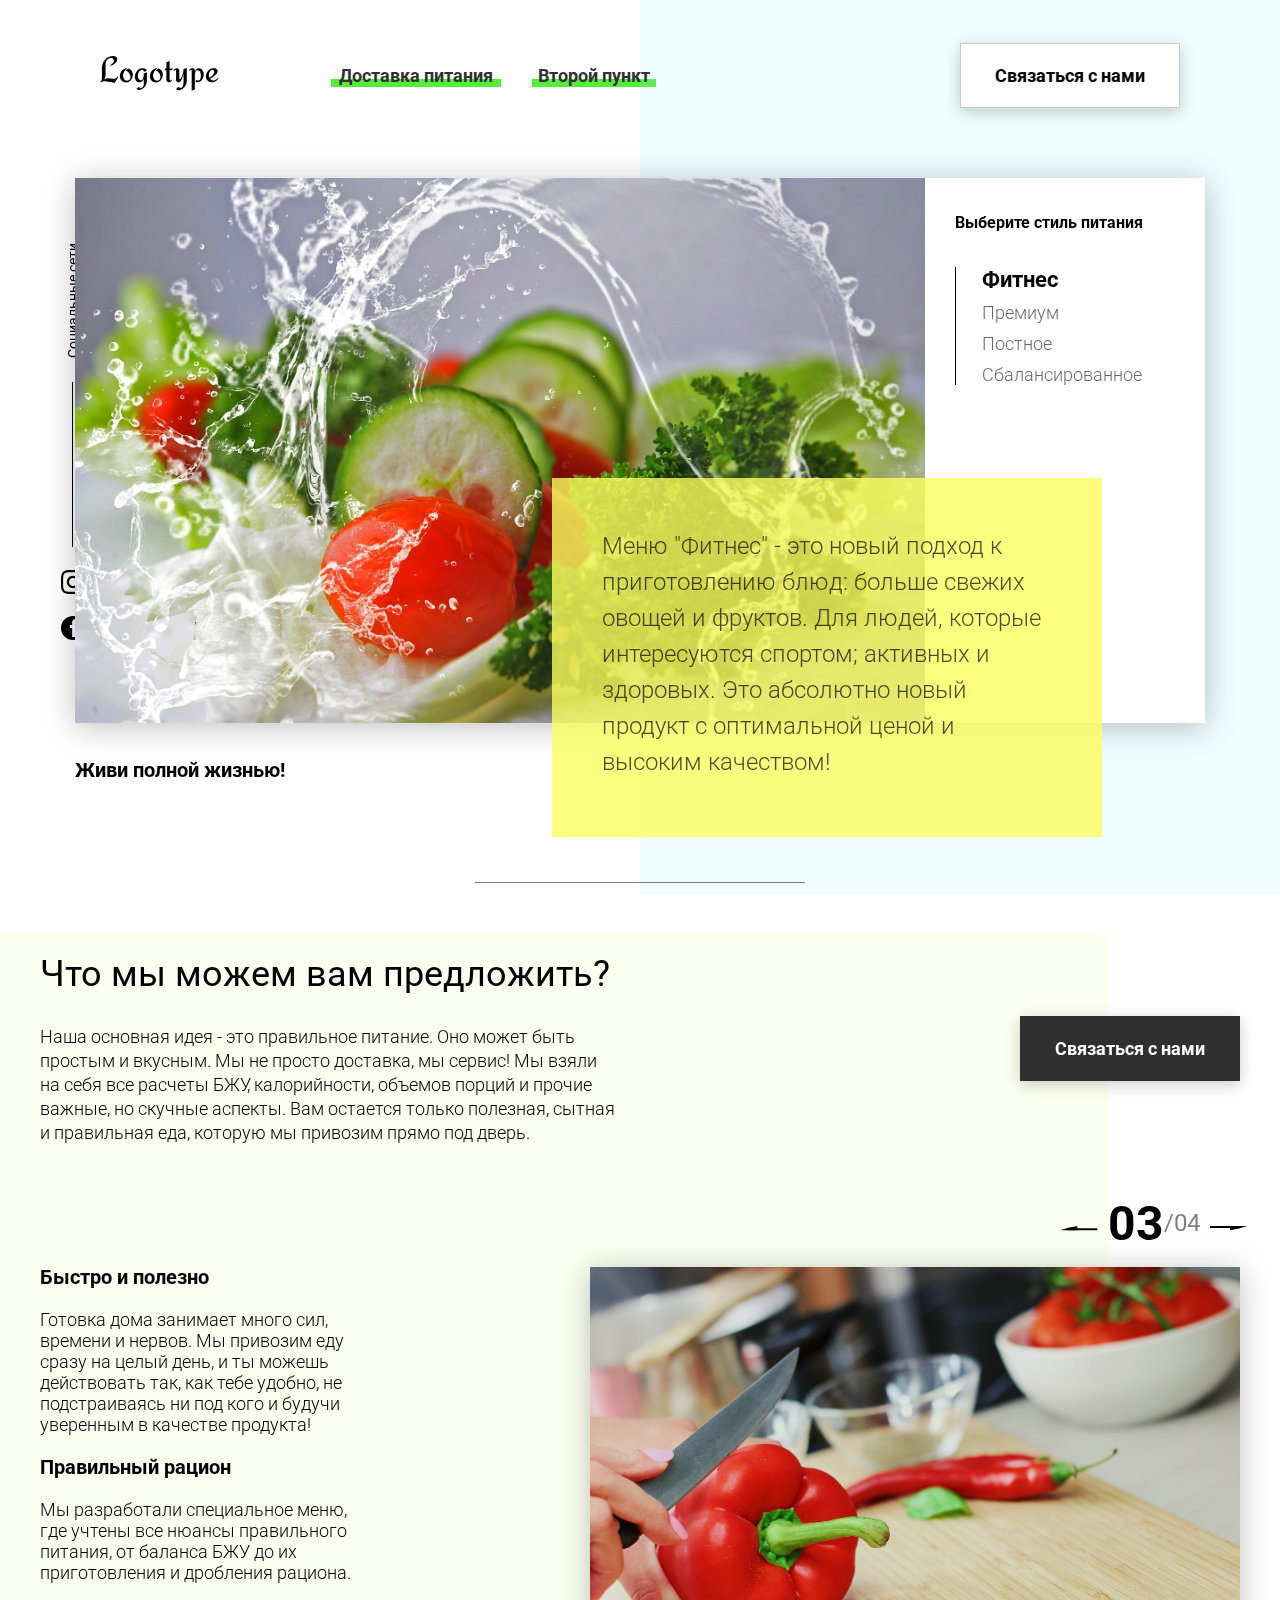
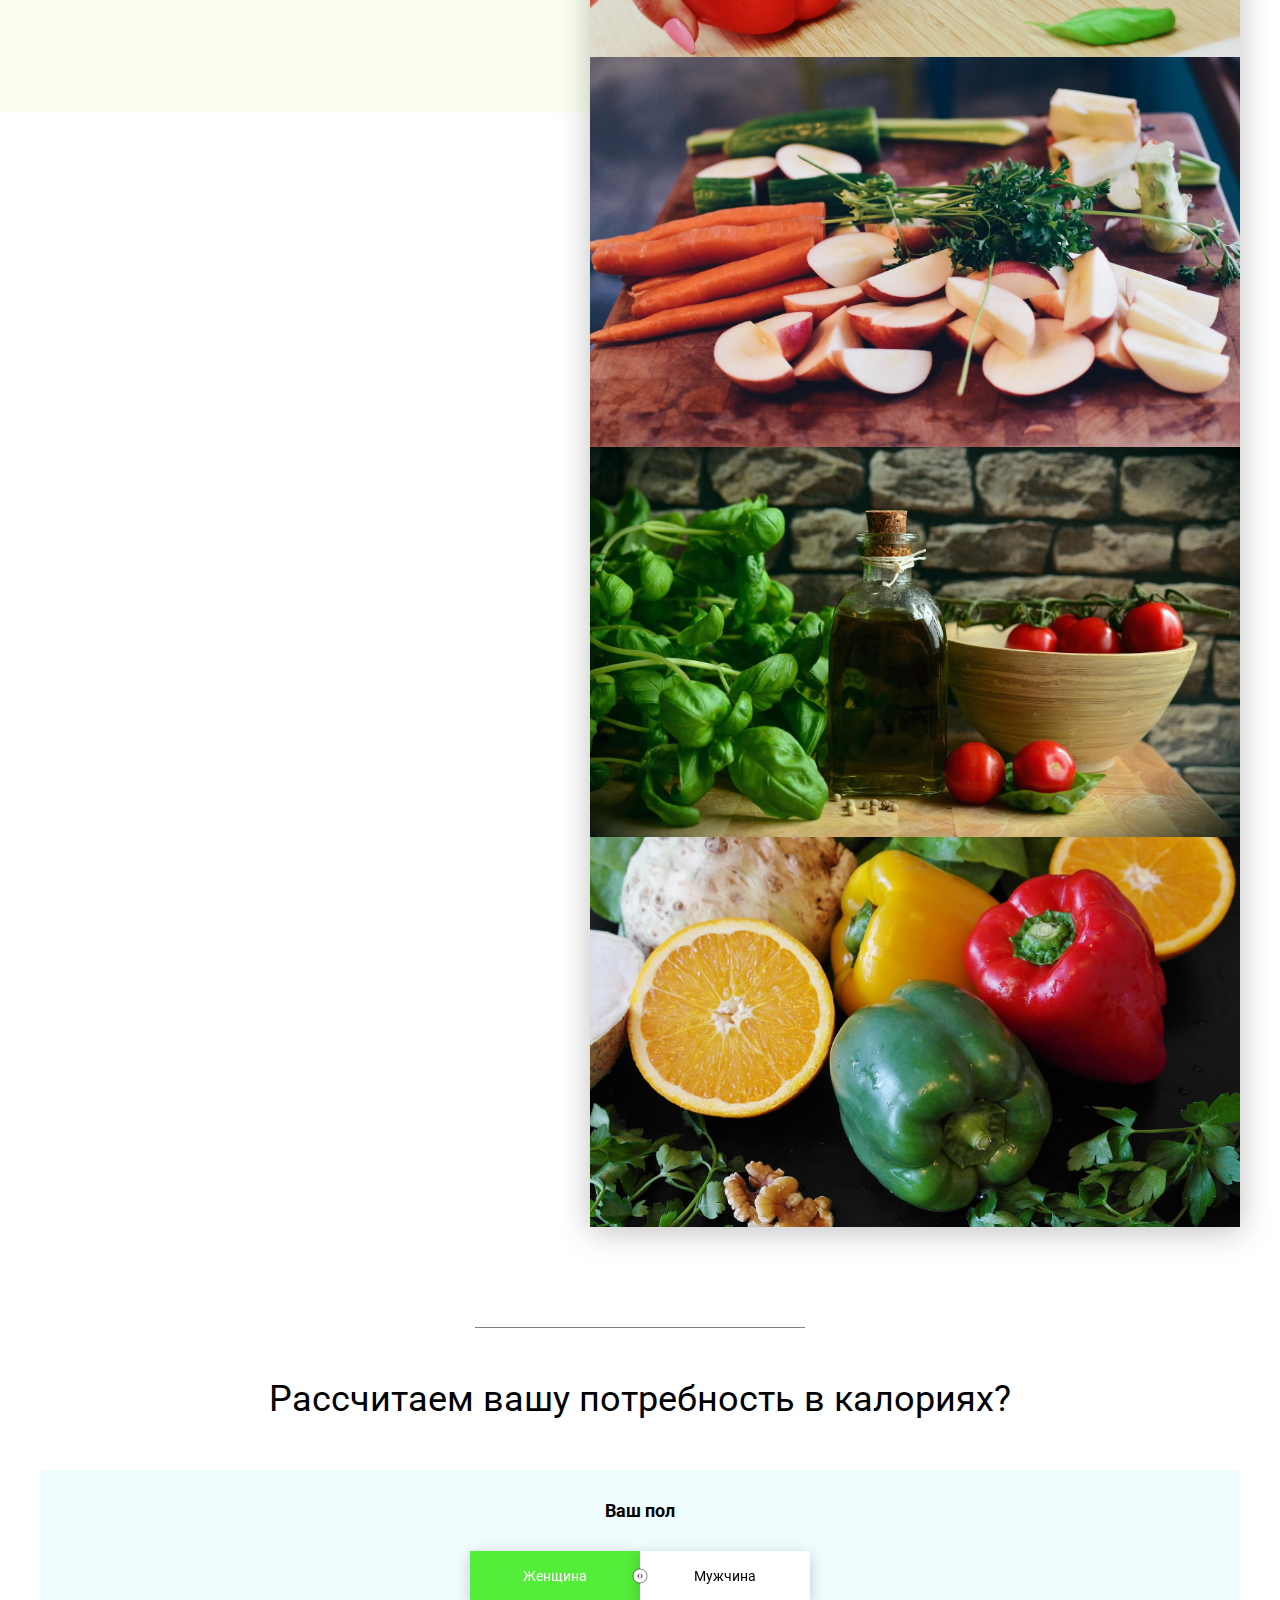
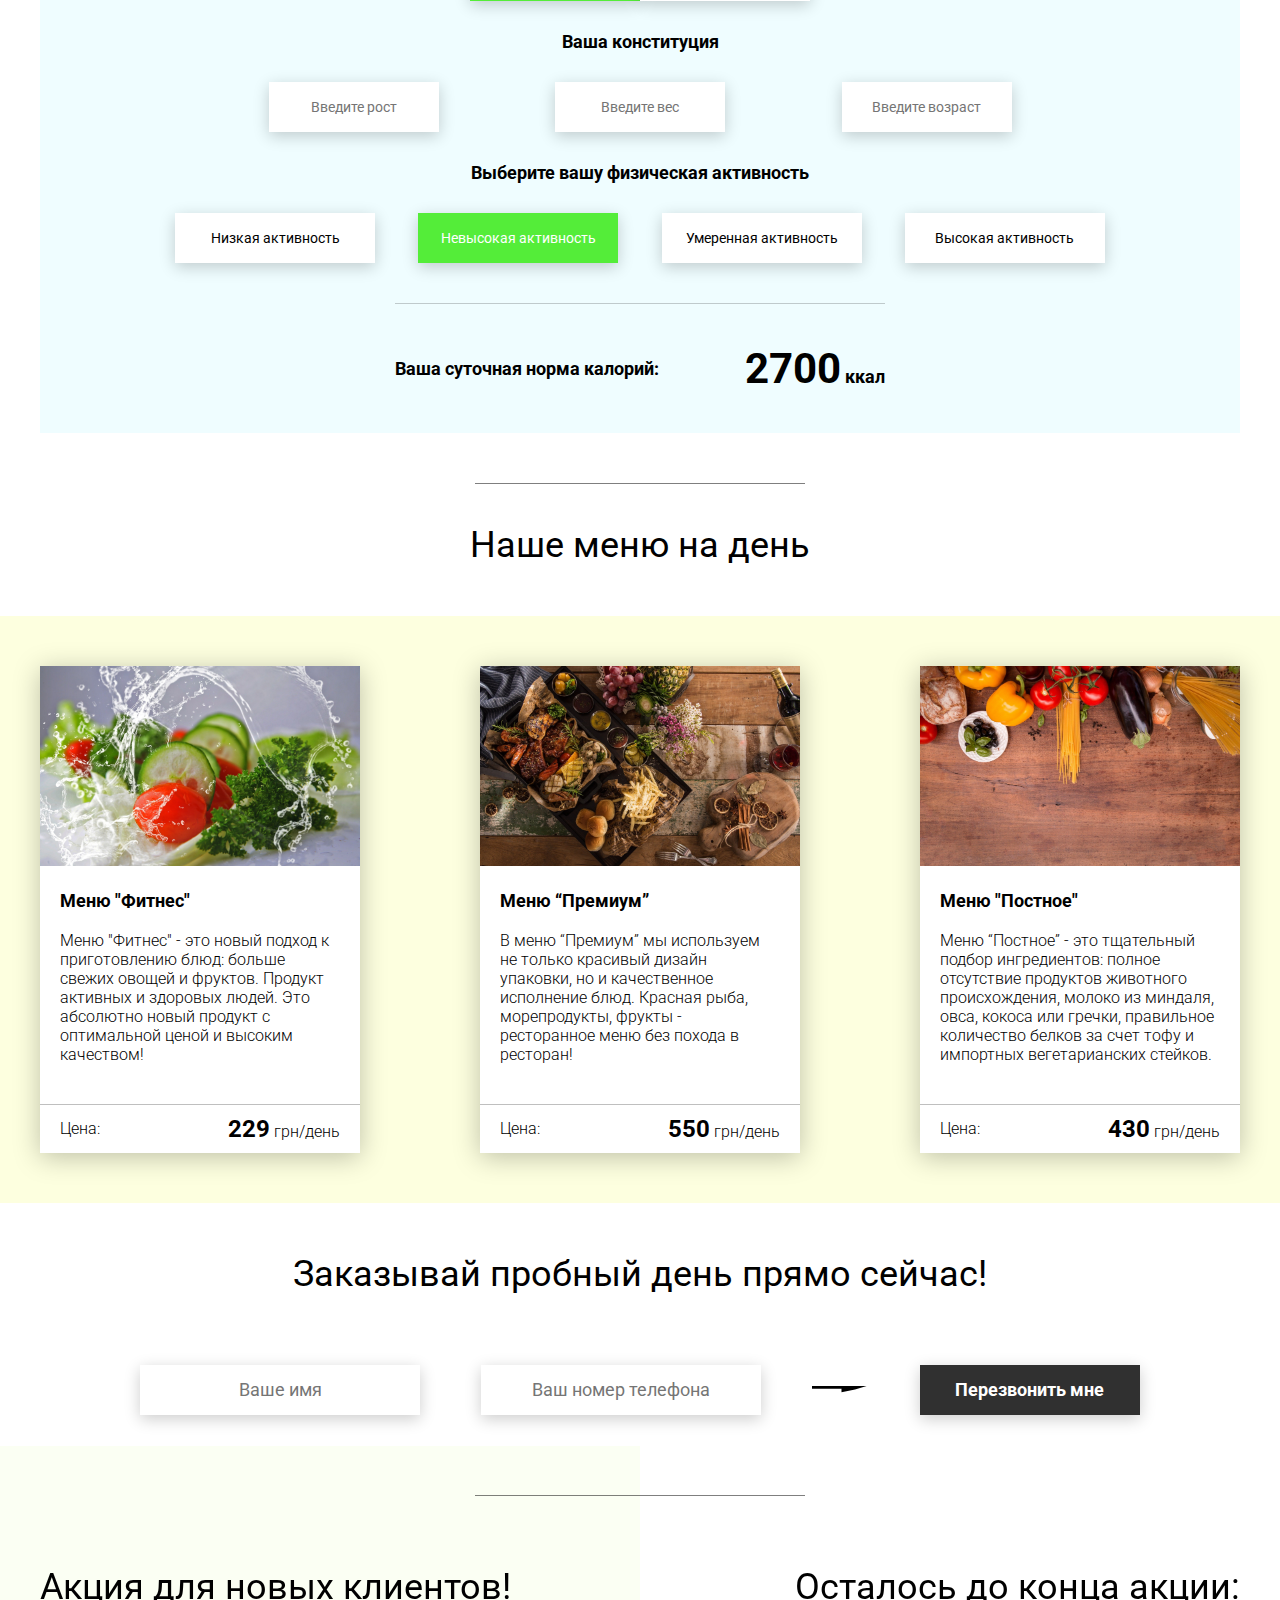
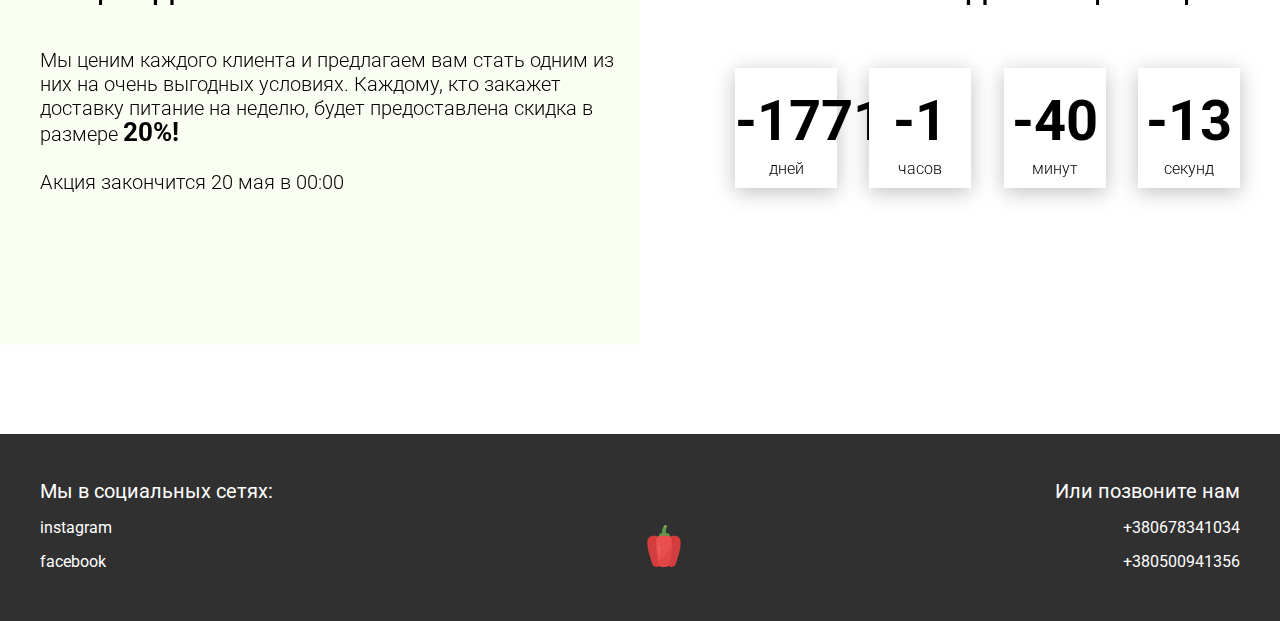
<file: index.html>
<!DOCTYPE html>
<html lang="en">
<head>
    <meta charset="UTF-8">
    <meta name="viewport" content="width=device-width, initial-scale=1.0">
    <title>Food</title>
    <link rel="stylesheet" href="css/style.css">
</head>
<body>
    <header class="header">
        <div class="header__left-block">
            <div class="header__logo">
                <img src="icons/logo.svg" alt="Логотип">
            </div>
            <nav class="header__links">
                <a href="#" class="header__link">Доставка питания</a>
                <a href="#" class="header__link">Второй пункт</a>
            </nav>
        </div>
        <div class="header__right-block">
            <button data-model class="btn btn_white">Связаться с нами</button>
        </div>
    </header>
    <div class="sidepanel">
        <div class="sidepanel__text"><span>Социальные сети</span></div>
        <div class="sidepanel__divider"></div>
        <a href="#" class="sidepanel__icon">
            <img src="icons/instagram.svg" alt="instagram">
        </a>
        <a href="#" class="sidepanel__icon">
            <img src="icons/facebook.svg" alt="facebook">
        </a>
    </div>

    <div class="preview">
        <div class="bgc_blue"></div>
        <div class="container">
            <div class="tabcontainer">
                <div class="tabcontent">
                    <img src="img/tabs/vegy.jpg" alt="vegy">
                    <div class="tabcontent__descr">
                        Меню "Фитнес" - это новый подход к приготовлению блюд: больше свежих овощей и фруктов. Для людей, которые интересуются спортом; активных и здоровых. Это абсолютно новый продукт с оптимальной ценой и высоким качеством!
                    </div>
                </div>
                 <div class="tabcontent">
                    <img src="img/tabs/elite.jpg" alt="elite">
                    <div class="tabcontent__descr">
                        Меню “Премиум” - мы используем не только красивый дизайн упаковки, но и качественное исполнение блюд. Красная рыба, морепродукты, фрукты - ресторанное меню без похода в ресторан!                                     
                    </div>
                </div> 
                 <div class="tabcontent">
                    <img src="img/tabs/post.jpg" alt="post">
                    <div class="tabcontent__descr">
                        Наше специальное “Постное меню” - это тщательный подбор ингредиентов: полное отсутствие продуктов животного происхождения. Полная гармония с собой и природой в каждом элементе! Все будет Ом!                                     
                    </div>
                </div>
                <div class="tabcontent">
                    <img src="img/tabs/vegy.jpg" alt="vegy">
                    <div class="tabcontent__descr">
                        Меню "Сбалансированное" - это соответствие вашего рациона всем научным рекомендациям. Мы тщательно просчитываем вашу потребность в к/б/ж/у и создаем лучшие блюда для вас.
                    </div>
                </div> 
                <div class="tabheader">
                    <h3>Выберите стиль питания</h3>
                    <div class="tabheader__items">
                        <div class="tabheader__item tabheader__item_active">Фитнес</div>
                        <div class="tabheader__item">Премиум</div>
                        <div class="tabheader__item">Постное</div>
                        <div class="tabheader__item">Сбалансированное</div>
                    </div>
                </div>
            </div>
            <div class="preview__life">Живи полной жизнью!</div>
        </div>
    </div>

    <div class="divider"></div>

    <div class="offer">
        <div class="bgc_y"></div>
        <div class="container">
            <div class="offer__text">
                <h2 class="title">Что мы можем вам предложить?</h2>
                <div class="offer__descr">
                    Наша основная идея - это правильное питание. Оно может быть простым и вкусным. Мы не просто доставка, мы сервис! Мы взяли на себя все расчеты БЖУ, калорийности, объемов порций и прочие важные, но скучные аспекты. Вам остается только полезная, сытная и правильная еда, которую мы привозим прямо под дверь.
                </div>
            </div>
            <div class="offer__action">
                <button data-model class="btn btn_dark">Связаться с нами</button>
            </div>
        </div>
        <div class="container">
            <div class="offer__advantages">
                <h2>Быстро и полезно</h2>
                <div class="offer__advantages-text">
                    Готовка дома занимает много сил, времени и нервов. Мы привозим еду сразу на целый день, и ты можешь действовать так, как тебе удобно, не подстраиваясь ни под кого и будучи уверенным в качестве продукта!
                </div>
                <h2>Правильный рацион</h2>
                <div class="offer__advantages-text">
                    Мы разработали специальное меню, где учтены все нюансы правильного питания, от баланса БЖУ до их приготовления и дробления рациона.
                </div>
            </div>
            <div class="offer__slider">
                <div class="offer__slider-counter">
                    <div class="offer__slider-prev">
                        <img src="icons/left.svg" alt="prev">
                    </div>
                    <span id="current">03</span>
                    /
                    <span id="total">04</span>
                    <div class="offer__slider-next">
                        <img src="icons/right.svg" alt="next">
                    </div>
                </div>
                <div class="offer__slider-wrapper">
                    <div class="offer__slide">
                        <img src="img/slider/pepper.jpg" alt="pepper">
                    </div>
                    <div class="offer__slide">
                        <img src="img/slider/food-12.jpg" alt="food">
                    </div>
                    <div class="offer__slide">
                        <img src="img/slider/olive-oil.jpg" alt="oil">
                    </div>
                    <div class="offer__slide">
                        <img src="img/slider/paprika.jpg" alt="paprika">
                    </div>
                </div>
            </div>
        </div>
    </div>

    <div class="divider"></div>

    <div class="calculating">
        <div class="container">
            <h2 class="title">Рассчитаем вашу потребность в калориях?
            </h2>
            <div class="calculating__field">
                <div class="calculating__subtitle">
                    Ваш пол
                </div>
                <div class="calculating__choose" id="gender">
                    <div class="calculating__choose-item calculating__choose-item_active">Женщина</div>
                    <div class="calculating__choose-item">Мужчина</div>
                </div>

                <div class="calculating__subtitle">
                    Ваша конституция
                </div>
                <div class="calculating__choose calculating__choose_medium">
                    <input type="text" id="height" placeholder="Введите рост" class="calculating__choose-item">
                    <input type="text" id="weight" placeholder="Введите вес"  class="calculating__choose-item">
                    <input type="text" id="age" placeholder="Введите возраст" class="calculating__choose-item">
                </div>

                <div class="calculating__subtitle">
                    Выберите вашу физическая активность
                </div>
                <div class="calculating__choose calculating__choose_big">
                    <div id="low" class="calculating__choose-item">Низкая активность </div>
                    <div id="small"  class="calculating__choose-item calculating__choose-item_active">Невысокая активность</div>
                    <div id="medium" class="calculating__choose-item">Умеренная активность</div>
                    <div id="high" class="calculating__choose-item">Высокая активность</div>
                </div>

                <div class="calculating__divider"></div>

                <div class="calculating__total">
                    <div class="calculating__subtitle">
                        Ваша суточная норма калорий:
                    </div>
                    <div class="calculating__result">
                        <span>2700</span> ккал
                    </div>
                </div>
            </div>
        </div>
    </div>

    <div class="divider"></div>

    <div class="menu">
        <h2 class="title">Наше меню на день</h2>

        <div class="menu__field">
            <div class="container">
                <div class="menu__item">
                    <img src="img/tabs/vegy.jpg" alt="vegy">
                    <h3 class="menu__item-subtitle">Меню "Фитнес"</h3>
                    <div class="menu__item-descr">Меню "Фитнес" - это новый подход к приготовлению блюд: больше свежих овощей и фруктов. Продукт активных и здоровых людей. Это абсолютно новый продукт с оптимальной ценой и высоким качеством!</div>
                    <div class="menu__item-divider"></div>
                    <div class="menu__item-price">
                        <div class="menu__item-cost">Цена:</div>
                        <div class="menu__item-total"><span>229</span> грн/день</div>
                    </div>
                </div>
                <div class="menu__item">
                    <img src="img/tabs/elite.jpg" alt="elite">
                    <h3 class="menu__item-subtitle">Меню “Премиум”</h3>
                    <div class="menu__item-descr">В меню “Премиум” мы используем не только красивый дизайн упаковки, но и качественное исполнение блюд. Красная рыба, морепродукты, фрукты - ресторанное меню без похода в ресторан!</div>
                    <div class="menu__item-divider"></div>
                    <div class="menu__item-price">
                        <div class="menu__item-cost">Цена:</div>
                        <div class="menu__item-total"><span>550</span> грн/день</div>
                    </div>
                </div>
                <div class="menu__item">
                    <img src="img/tabs/post.jpg" alt="post">
                    <h3 class="menu__item-subtitle">Меню "Постное"</h3>
                    <div class="menu__item-descr">Меню “Постное” - это тщательный подбор ингредиентов: полное отсутствие продуктов животного происхождения, молоко из миндаля, овса, кокоса или гречки, правильное количество белков за счет тофу и импортных вегетарианских стейков. </div>
                    <div class="menu__item-divider"></div>
                    <div class="menu__item-price">
                        <div class="menu__item-cost">Цена:</div>
                        <div class="menu__item-total"><span>430</span> грн/день</div>
                    </div>
                </div>
            </div>
        </div>
    </div>

    <div class="order">
        <div class="container">
            <div class="title">Заказывай пробный день прямо сейчас!</div>
            <form action="#" class="order__form">
                <input required placeholder="Ваше имя" name="name" type="text" class="order__input">
                <input required placeholder="Ваш номер телефона" name="phone" type="phone" class="order__input">
                <img src="icons/right.svg" alt="right">
                <button data-model class="btn btn_dark btn_min">Перезвонить мне</button>
            </form>
        </div>
    </div>

    <div class="divider"></div>

    <div class="promotion">
        <div class="bgc_y"></div>
        <div class="container">
            <div class="promotion__text">
                <div class="title">Акция для новых клиентов!</div>
                <div class="promotion__descr">
                    Мы ценим каждого клиента и предлагаем вам стать одним из них на очень выгодных условиях. 
                    Каждому, кто закажет доставку питание на неделю, будет предоставлена скидка в размере <span>20%!</span>
                    <br><br>
                    Акция закончится 20 мая в 00:00
                </div>
            </div>
            <div class="promotion__timer">
                <div class="title">Осталось до конца акции:</div>
                <div class="timer">
                    <div class="timer__block">
                        <span id="days">12</span>
                        дней
                    </div>
                    <div class="timer__block">
                        <span id="hours">20</span>
                        часов
                    </div>
                    <div class="timer__block">
                        <span id="minutes">56</span>
                        минут
                    </div>
                    <div class="timer__block">
                        <span id="seconds">20</span>
                        секунд
                    </div>
                </div>
            </div>
        </div>
    </div>

    <footer class="footer">
        <div class="container">
            <div class="social">
                <div class="subtitle">Мы в социальных сетях:</div>
                <a href="#" class="link">instagram</a>
                <a href="#" class="link">facebook</a>
            </div>
            <div class="pepper">
                <img src="icons/veg.svg" alt="pepper">
            </div>
            <div class="call">
                <div class="subtitle">Или позвоните нам</div>
                <a href="#" class="link">+380678341034</a>
                <a href="#" class="link">+380500941356</a>
            </div>
        </div>
    </footer>

    <div class="modal">
        <div class="modal__dialog">
            <div class="modal__content">
                <form action="#">
                    <div class="modal__close">&times;</div>
                    <div class="modal__title">Мы свяжемся с вами как можно быстрее!</div>
                    <input required placeholder="Ваше имя" name="name" type="text" class="modal__input">
                    <input required placeholder="Ваш номер телефона" name="phone" type="phone" class="modal__input">
                    <button class="btn btn_dark btn_min">Перезвонить мне</button>
                </form>
            </div>
        </div>
    </div>
     <script src="js/script.js"></script>
</body>
</html>
</file>
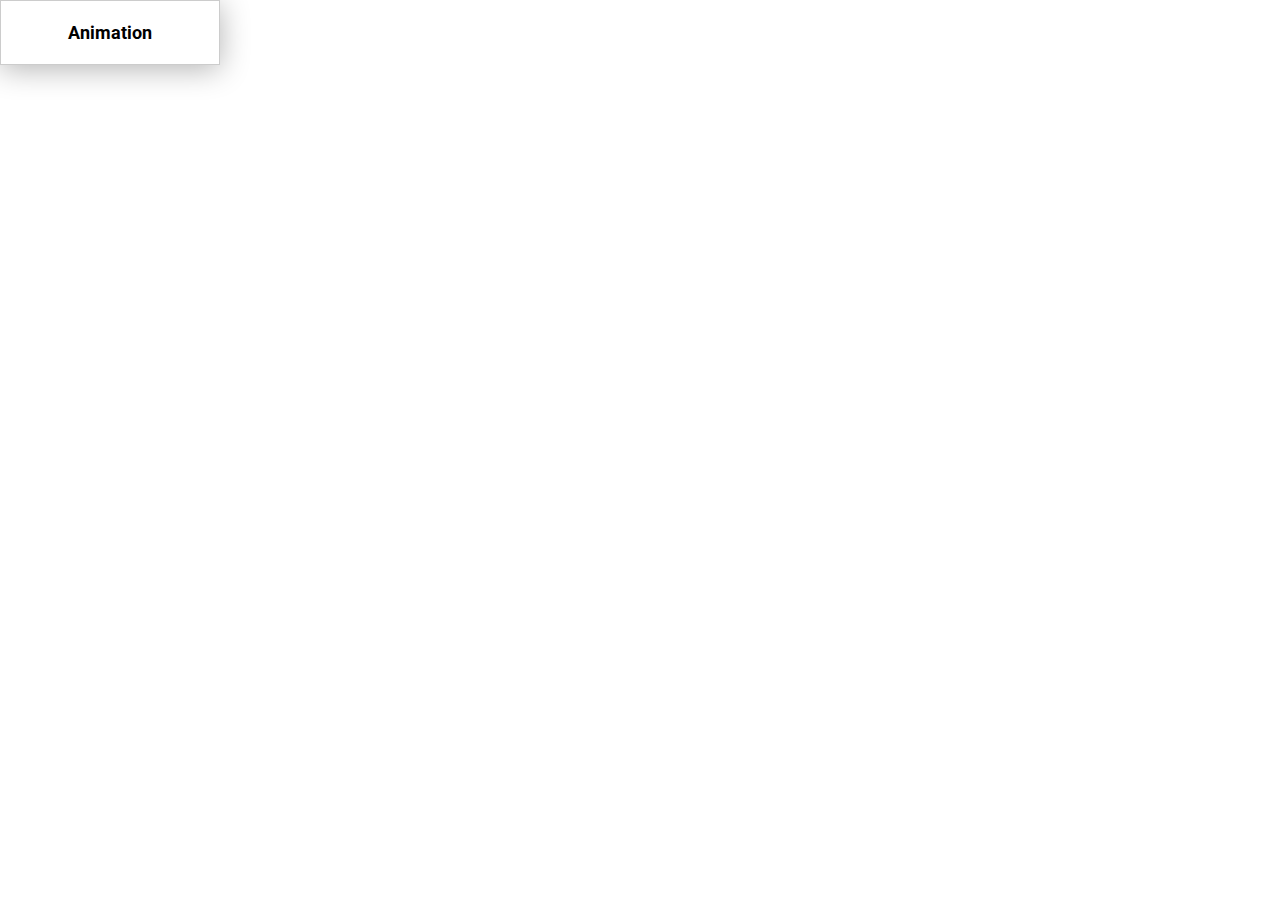
<file: icons/test/039 index.html>
<!DOCTYPE html>
<html lang="ru">
  <head>
    <meta charset="utf-8">
    <meta http-equiv="X-UA-Compatible" content="IE=edge">
   	<title>Java Script</title>
   	<link rel="stylesheet" href="/css/style.css">
  </head>
  <body>
    <button class="btn">Animation</button>
    <div class="wrapper">
        <div class="box"></div>
    </div>

	<script src="/js/script.js"></script>
  </body>
</html>
</file>
<file: css/style.css>
@import url(https://fonts.googleapis.com/css?family=Roboto:300,400,700&display=swap&subset=cyrillic-ext);*{box-sizing:border-box;margin:0;padding:0;font-family:Roboto,sans-serif}a{text-decoration:none}.btn{width:220px;height:65px;display:flex;justify-content:center;align-items:center;background-color:#fff;font-size:18px;font-weight:700;border:1px solid rgba(0,0,0,.2);box-shadow:0 4px 15px rgba(0,0,0,.2);cursor:pointer;transition:.3s all;outline:0}.btn_white{background-color:#fff}.btn_dark{background-color:#303030;color:#fff;border:none}.btn_min{height:50px}.btn:hover{box-shadow:0 4px 30px rgba(0,0,0,.3)}.container{max-width:1200px;margin:0 auto}.divider{width:330px;height:1px;margin:0 auto;background-color:rgba(0,0,0,.5)}.title{font-size:36px;font-weight:400}.header{display:flex;justify-content:space-between;align-items:center;height:150px;padding:0 100px}.header__left-block{display:flex;justify-content:space-between;min-width:550px}.header__logo{max-width:170px}.header__logo img{width:100%}.header__links{display:flex;align-items:center}.header__link{position:relative;margin-right:45px;font-weight:700;font-size:18px;color:#303030}.header__link:after{content:'';position:absolute;display:block;width:110%;left:-5%;bottom:-1px;z-index:-1;height:8px;background:#54ed39}.header__link:last-child{margin-right:0}.sidepanel{position:fixed;left:60px;top:240px;height:400px;width:25px;display:flex;flex-direction:column;justify-content:space-between;align-items:center}.sidepanel__text{width:120px;height:120px;font-size:14px}.sidepanel__text span{display:flex;transform:rotate(-90deg) translateX(-50px)}.sidepanel__divider{width:1px;height:165px;background-color:#000}.sidepanel__icon{width:24px;height:24px}.sidepanel__icon img{width:100%}.preview{padding:28px 0 100px 0;position:relative}.preview__life{font-weight:700;font-size:20px;margin-left:35px;margin-top:35px}.bgc_blue{position:absolute;right:0;top:-155px;width:50vw;height:900px;background:rgba(146,242,255,.15);z-index:-1}.tabcontainer{display:flex;width:1130px;margin:0 auto;box-shadow:0 4px 30px rgba(0,0,0,.25)}.tabcontent{width:850px;position:relative}.tabcontent img{width:100%;height:100%;object-fit:cover}.tabcontent__descr{position:absolute;top:300px;right:-177px;width:550px;height:359px;background:rgba(251,254,93,.8);padding:50px;font-size:24px;font-weight:300;line-height:36px;color:rgba(0,0,0,.7)}.tabheader{width:280px;padding:35px 30px;background-color:#fff}.tabheader h3{font-weight:700;font-size:16px}.tabheader__items{margin-top:35px;padding-left:26px;border-left:1px solid #000}.tabheader__item{font-weight:700;font-size:18px;font-weight:300;margin-top:10px;color:rgba(0,0,0,.6);cursor:pointer;transition:.3s all}.tabheader__item_active{color:#000;font-size:22px;font-weight:700}.offer{padding:70px 0 100px 0;position:relative}.offer .container{display:flex;justify-content:space-between}.offer .bgc_y{position:absolute;width:1109px;height:780px;background:rgba(243,255,222,.45);z-index:-1;top:50px}.offer__text{width:580px}.offer__descr{font-size:18px;margin-top:30px;font-weight:300;line-height:24px}.offer__action{display:flex;align-items:center;justify-content:flex-end}.offer__advantages{width:330px;margin-top:50px}.offer__advantages h2{font-weight:700;font-size:20px;margin-top:20px}.offer__advantages h2:first-child{margin-top:70px}.offer__advantages-text{margin-top:20px;font-size:18px;font-weight:300;line-height:21px}.offer__slider{width:650px;margin-top:50px;display:flex;flex-direction:column;align-items:flex-end}.offer__slider-counter{display:flex;width:180px;align-items:center;font-size:24px;color:rgba(0,0,0,.5)}.offer__slider-wrapper{width:100%;margin-top:15px;box-shadow:0 4px 30px rgba(0,0,0,.25)}.offer__slider-prev{margin-right:10px;cursor:pointer}.offer__slider-next{margin-left:10px;cursor:pointer}.offer__slider #current{font-size:48px;font-weight:700;color:#000}.offer__slide{width:100%;height:390px}.offer__slide img{width:100%;height:100%;object-fit:cover}.calculating{padding:50px 0}.calculating .title{text-align:center}.calculating__field{width:100%;margin-top:50px;background:rgba(146,242,255,.15);padding:30px 0 40px 0}.calculating__subtitle{text-align:center;font-size:18px;font-weight:700;margin-top:30px}.calculating__subtitle:first-child{margin-top:0}.calculating #gender:after{content:'';position:absolute;top:50%;transform:translateY(-50%);display:block;width:16px;height:16px;background:url(../icons/switch.svg) center center/cover no-repeat}.calculating__choose{position:relative;display:flex;margin-top:30px;justify-content:center}.calculating__choose-item{display:flex;align-items:center;justify-content:center;width:170px;height:50px;padding:0 10px;background:#fff;box-shadow:0 4px 15px rgba(0,0,0,.2);border:none;text-align:center;font-size:14px;cursor:pointer;outline:0;transition:.3s all}.calculating__choose-item_active{color:#fff;background-color:#54ed39}.calculating__choose_medium{width:743px;justify-content:space-between;margin:30px auto 0 auto}.calculating__choose_big{width:930px;justify-content:space-between;margin:30px auto 0 auto}.calculating__choose_big .calculating__choose-item{width:200px}.calculating__divider{width:490px;height:1px;margin:40px auto;background-color:rgba(0,0,0,.2)}.calculating__total{width:490px;margin:0 auto;display:flex;justify-content:space-between;align-items:center}.calculating__result{font-size:18px;font-weight:700}.calculating__result span{font-size:42px}.menu{padding:40px 0 50px 0}.menu .container{display:flex;justify-content:space-between;align-items:flex-start}.menu .title{text-align:center}.menu__field{margin-top:50px;padding:50px 0;width:100%;background:rgba(249,254,126,.25)}.menu__item{width:320px;min-height:450px;background:#fff;box-shadow:0 4px 25px rgba(0,0,0,.25);font-size:16px;font-weight:300}.menu__item img{width:100%;height:200px;object-fit:cover}.menu__item-subtitle{font-weight:700;font-size:18px;padding:0 20px;margin-top:20px}.menu__item-descr{margin-top:20px;padding:0 20px}.menu__item-divider{width:100%;height:1px;background-color:rgba(0,0,0,.25);margin-top:40px}.menu__item-price{display:flex;justify-content:space-between;align-items:center;padding:10px 20px}.menu__item-price span{font-size:24px;font-weight:700}.order{padding-bottom:80px}.order .title{text-align:center}.order__form{margin-top:70px;padding:0 100px;display:flex;justify-content:space-between;align-items:center}.order__form img{transform:scale(1.5)}.order__input{width:280px;height:50px;background:#fff;box-shadow:0 4px 15px rgba(0,0,0,.2);border:none;font-size:18px;text-align:center;padding:0 20px;outline:0}.promotion{padding:70px 0 240px 0;position:relative}.promotion .container{display:flex}.promotion .bgc_y{position:absolute;width:50%;height:499px;background:rgba(243,255,222,.35);z-index:-1;top:-50px;left:0}.promotion__text{width:50%}.promotion__descr{margin-top:40px;font-size:20px;line-height:24px;font-weight:300}.promotion__descr span{font-weight:700;font-size:26px}.promotion__timer{width:50%}.promotion__timer .title{text-align:right}.promotion__timer .timer{margin-top:60px;padding-left:95px;display:flex;justify-content:space-between;align-items:center}.promotion__timer .timer__block{width:102px;height:120px;background:#fff;box-shadow:0 4px 20px rgba(0,0,0,.25);font-size:16px;font-weight:300;text-align:center}.promotion__timer .timer__block span{display:block;margin-top:20px;margin-bottom:5px;font-size:56px;font-weight:700}.footer{min-height:180px;background-color:#303030;padding:45px 0 50px 0;color:#fff}.footer .container{height:100%;display:flex;justify-content:space-between;align-items:flex-end}.footer .subtitle{font-size:20px}.footer .link{display:block;margin-top:15px;font-size:16px;color:#fff}.footer .call{text-align:right}.modal{position:fixed;top:0;left:0;z-index:1050;display:none;width:100%;height:100%;overflow:hidden;background-color:rgba(0,0,0,.5)}.modal__dialog{max-width:500px;margin:40px auto}.modal__content{position:relative;width:100%;padding:40px;background-color:#fff;border:1px solid rgba(0,0,0,.2);border-radius:4px;max-height:80vh;overflow-y:auto}.modal__close{position:absolute;top:8px;right:14px;font-size:30px;color:#000;opacity:.5;font-weight:700;border:none;background-color:transparent;cursor:pointer}.modal__title{text-align:center;font-size:22px;text-transform:uppercase}.modal__input{display:block;margin:20px auto 20px auto;width:280px;height:50px;background:#fff;box-shadow:0 4px 15px rgba(0,0,0,.2);border:none;font-size:18px;text-align:center;padding:0 20px;outline:0}.modal .btn{display:block;width:280px;margin:0 auto}
</file>
